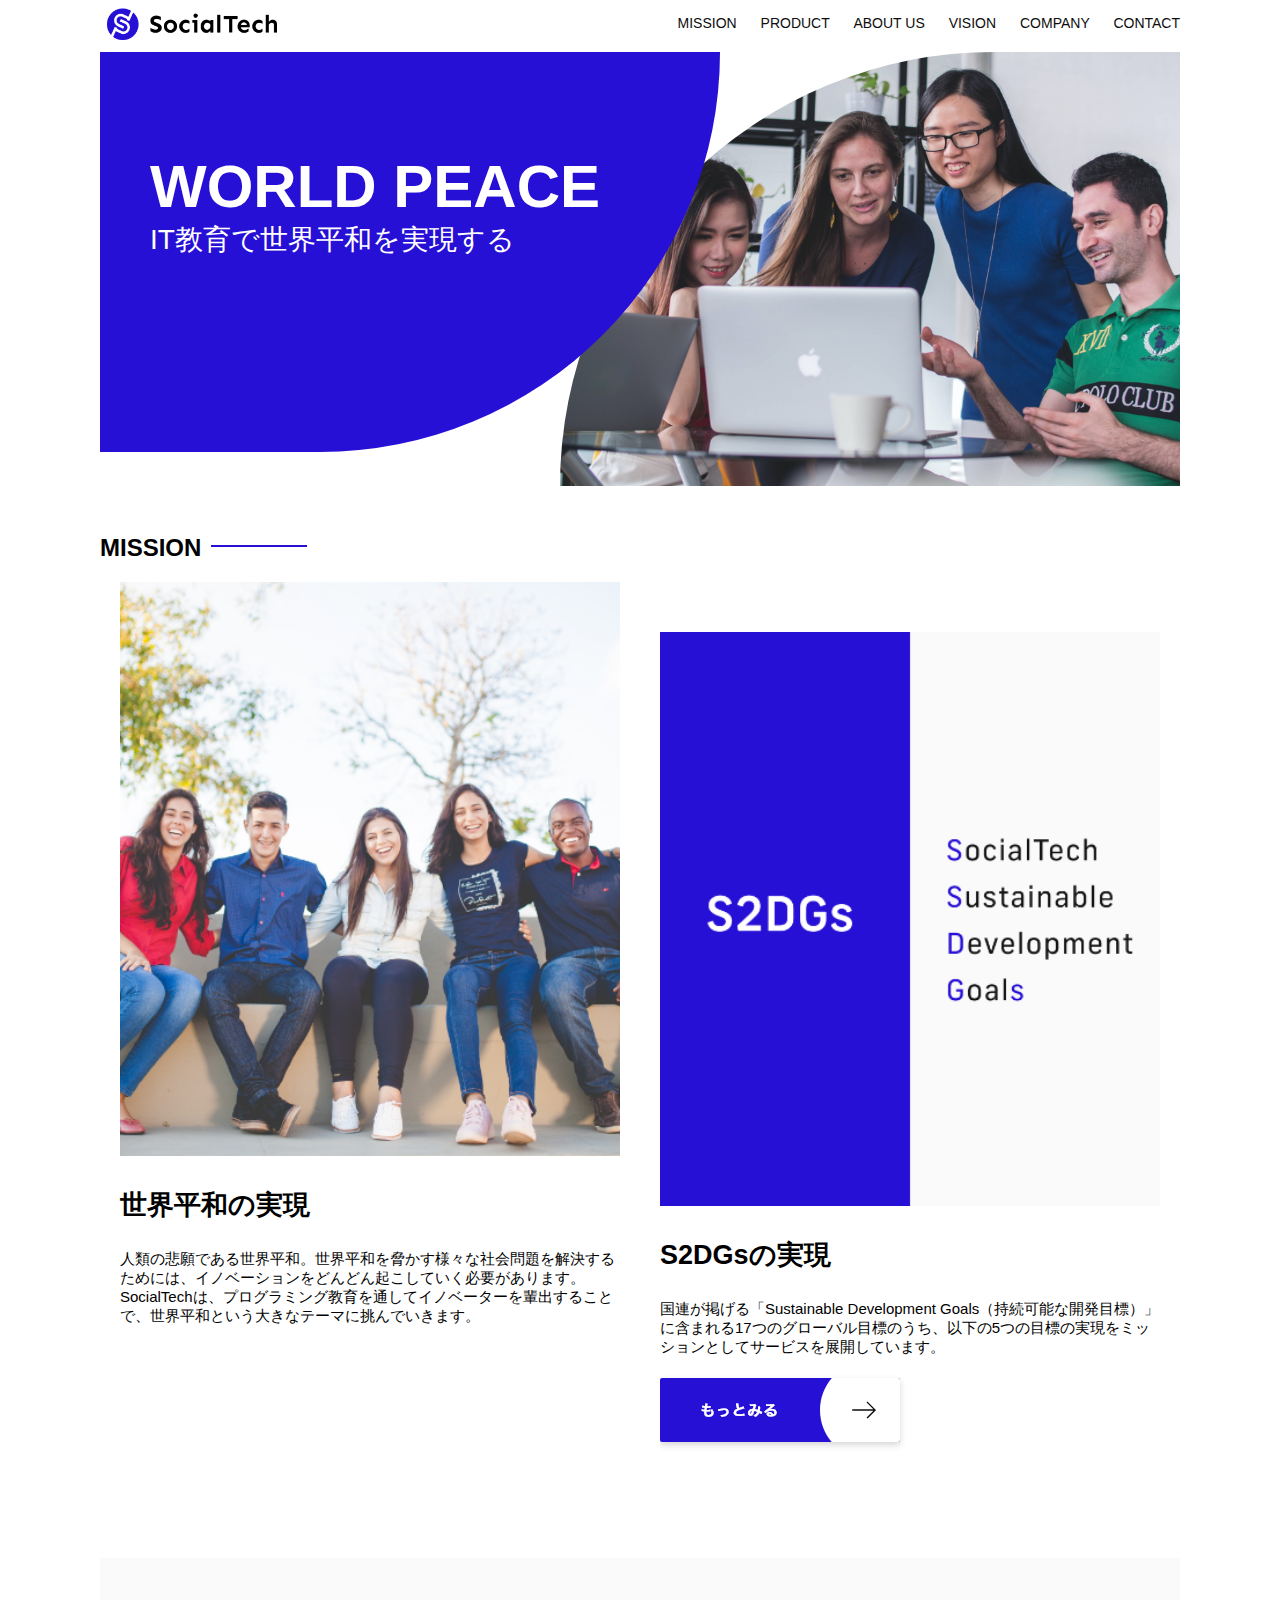
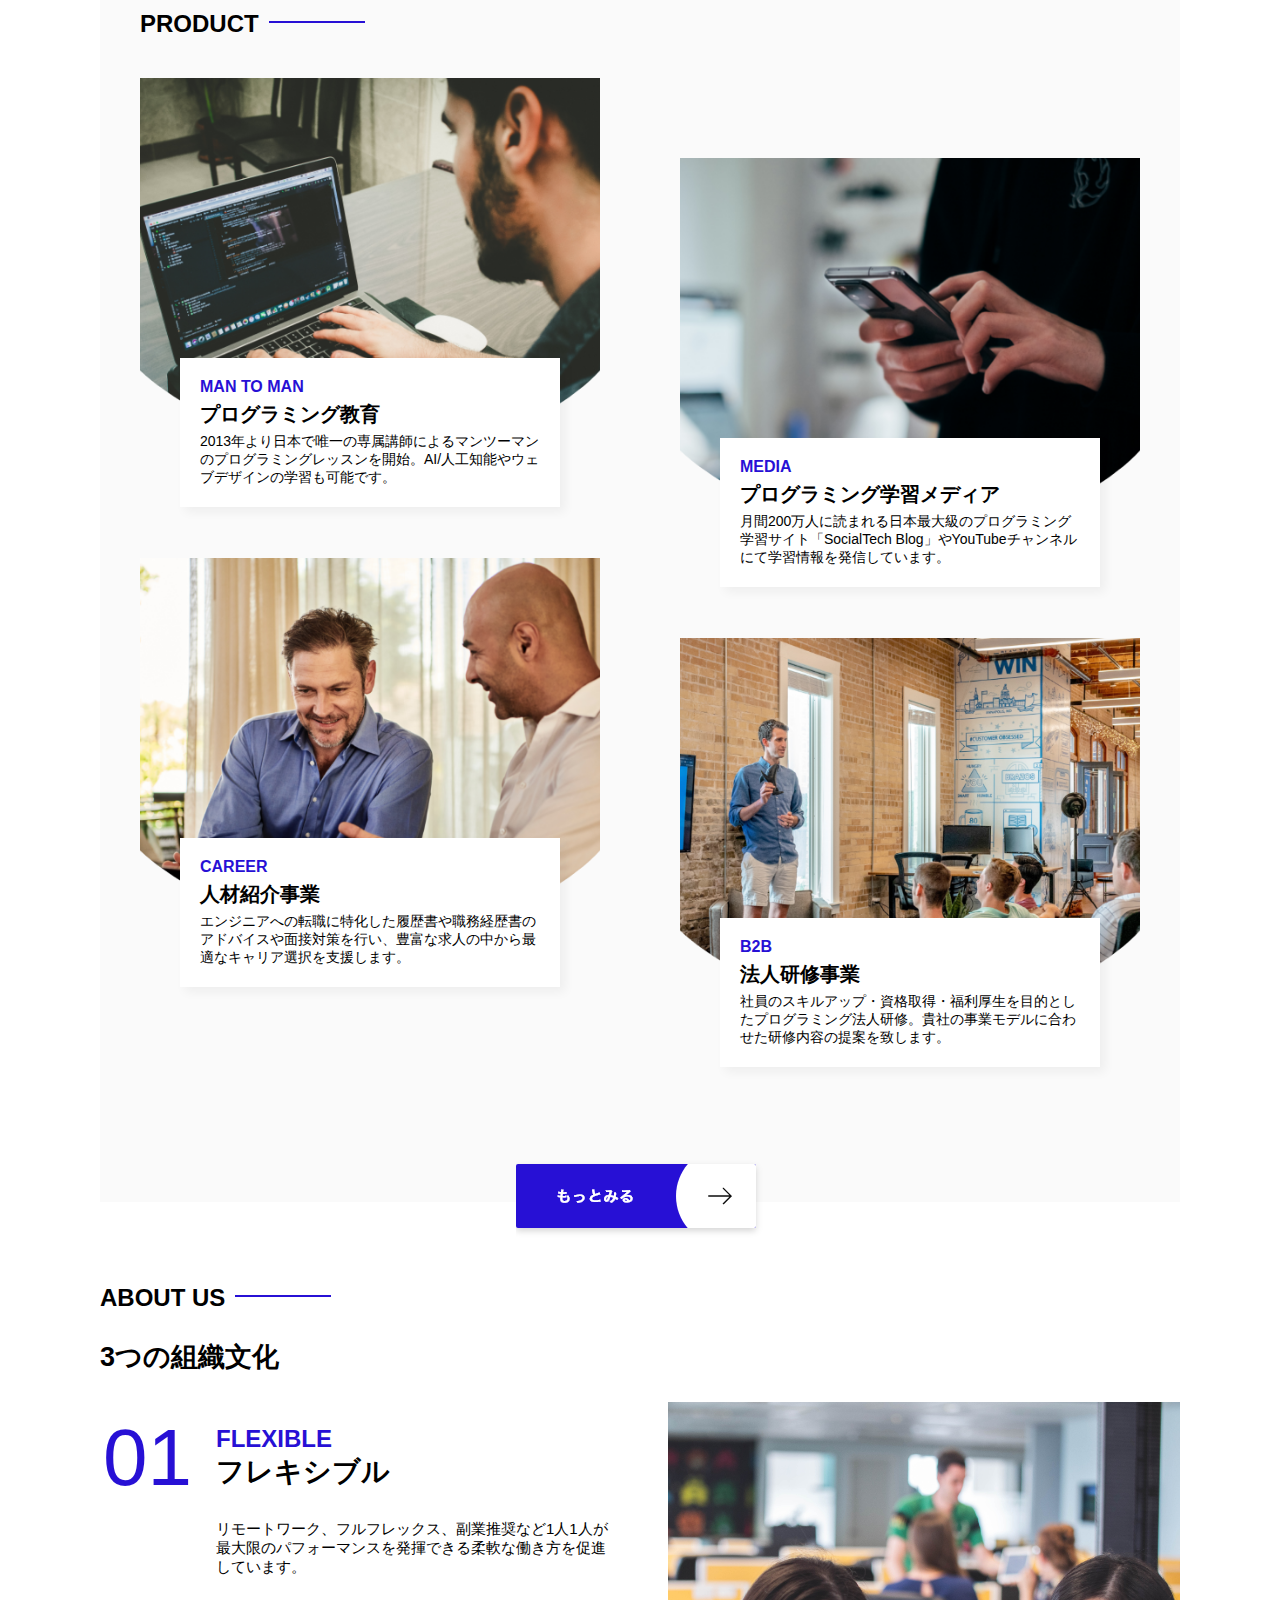
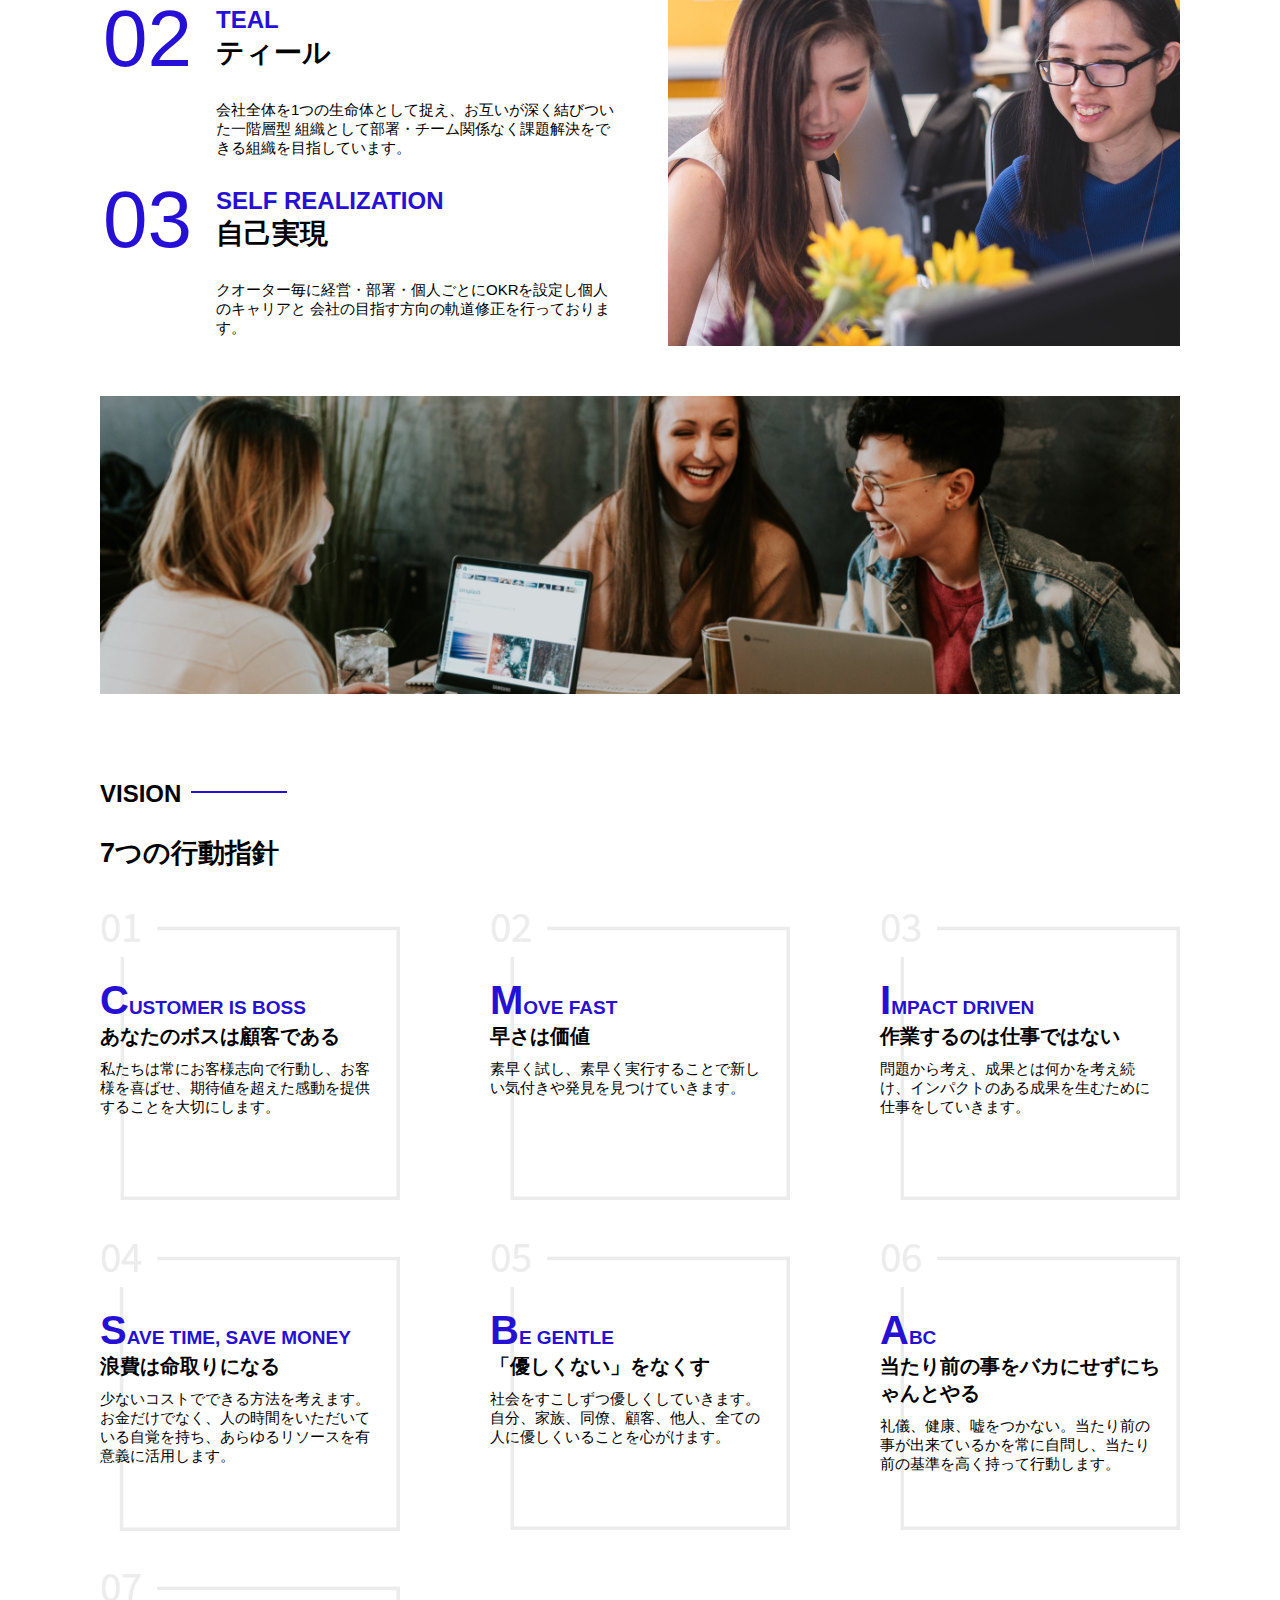
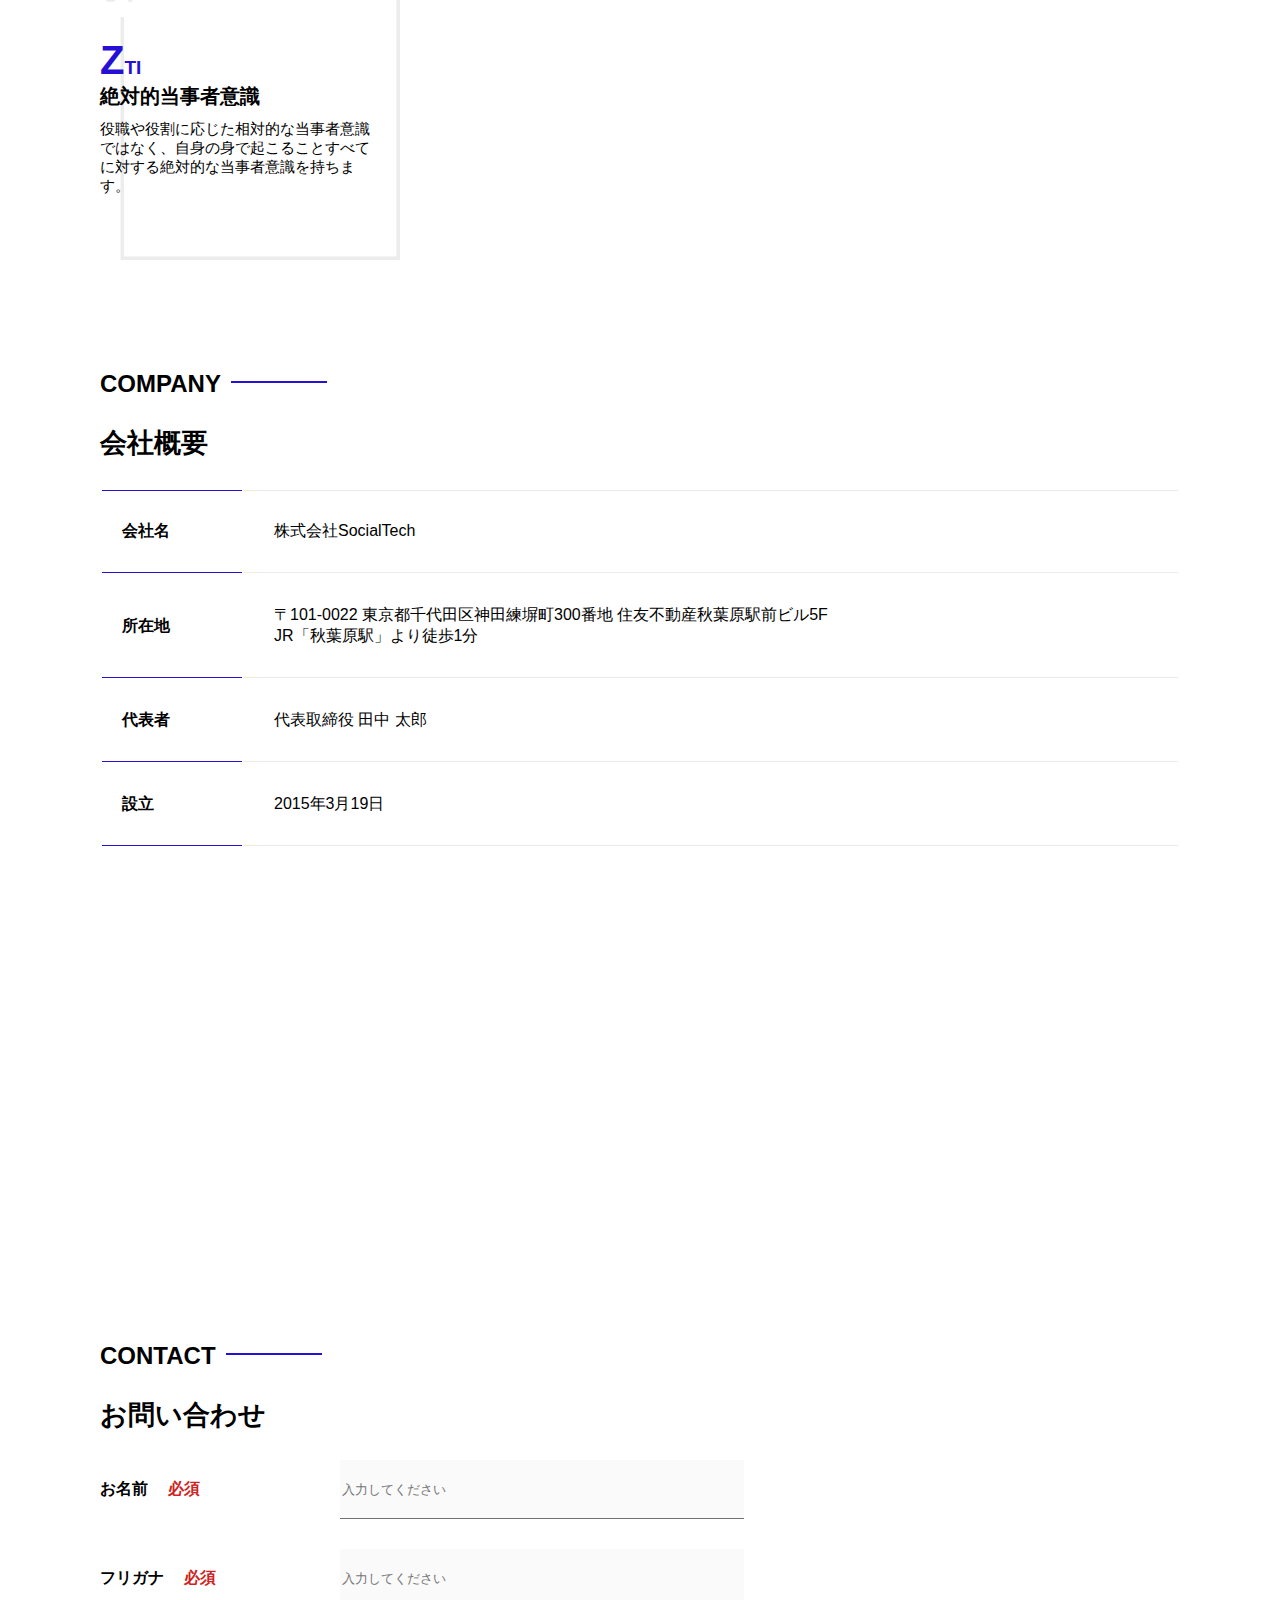
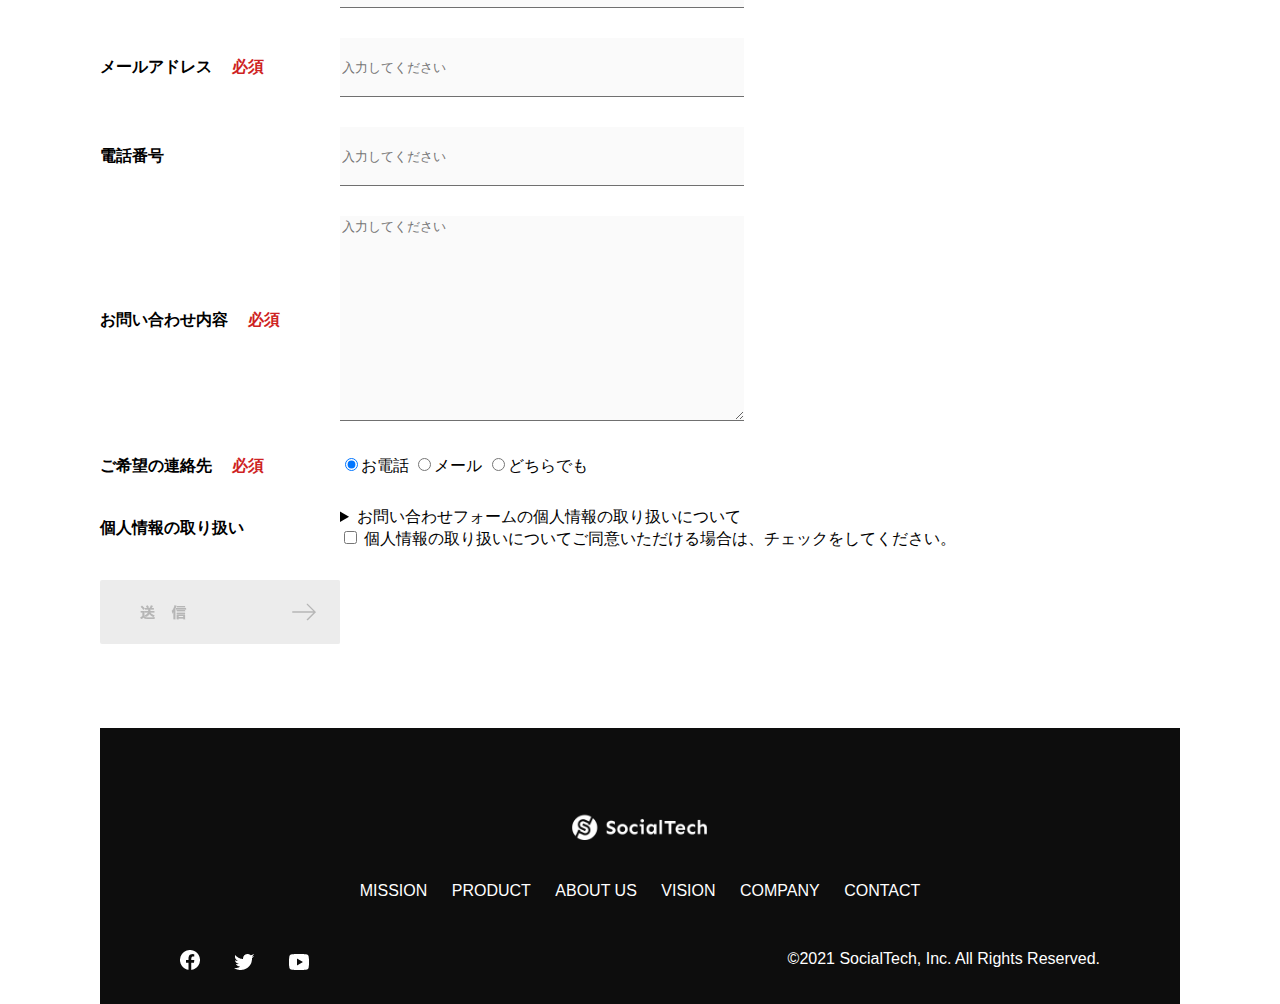
<file: index.html>
<!DOCTYPE html>
<html>
    <head>
      <title>SocialTech</title>
      <meta charset="UTF-8">
      <meta name="description" content="SocialTechはEdTech業界のリーディングカンパニーを目指します。">
      <meta name="viewport" content="width=device-width, initial-scale=1.0">
      <link rel="stylesheet" href="style.css">
    </head>
    <body>
        <!-- ヘッダー -->
   <header>
    <!-- ロゴ -->
    <a href="index.html" id="logo"><img src="images/logo.png" alt="トップページに戻る"></a>
   <!-- PC用ナビゲーション -->
   <nav id="nav-pc">
    <a href="mission.html">MISSION</a>
    <a href="product.html">PRODUCT</a>
    <a href="index.html#aboutus">ABOUT US</a>
    <a href="index.html#vision">VISION</a>
    <a href="index.html#company">COMPANY</a>
    <a href="index.html#contact">CONTACT</a>
  </nav>
 <!-- スマホ用メニューボタン -->
 <img id="menu-sp" src="images/button-menu.png" alt="ナビゲーションを開く" onclick="document.getElementById('nav-sp').style.display = 'block'">
<!-- スマホ用ナビゲーション -->
<nav id="nav-sp">
  <img id="close" src="images/button-close.png" alt="ナビゲーションを閉じる" onclick="document.getElementById('nav-sp').style.display = 'none'">
  <a id="logo-sp" href="index.html" onclick="document.getElementById('nav-sp').style.display = 'none'"><img
      src="images/logo-sp.png" alt="トップページに戻る"></a>
  <a class="menu" href="mission.html" onclick="document.getElementById('nav-sp').style.display = 'none'">MISSION</a>
  <a class="menu" href="product.html" onclick="document.getElementById('nav-sp').style.display = 'none'">PRODUCT</a>
  <a class="menu" href="index.html#aboutus" onclick="document.getElementById('nav-sp').style.display = 'none'">ABOUT
    US</a>
  <a class="menu" href="index.html#vision"
    onclick="document.getElementById('nav-sp').style.display = 'none'">VISION</a>
  <a class="menu" href="index.html#company"
    onclick="document.getElementById('nav-sp').style.display = 'none'">COMPANY</a>
  <a class="menu" href="index.html#contact"
    onclick="document.getElementById('nav-sp').style.display = 'none'">CONTACT</a>
  <div id="sns">
    <a href="https://www.facebook.com/sejuku2013"><img src="images/button-facebook.png" alt="Facebookのリンク"></a>
    <a href="https://twitter.com/samuraijuku"><img src="images/button-twitter.png" alt="Twitterのリンク"></a>
    <a href="https://www.youtube.com/channel/UCCFOQO5aDK0xXam4cUQXT8g"><img src="images/button-youtube.png" alt="YouTubeのリンク"></a>
  </div>
</nav>
</header>

<!--======== 後略 ========-->

     </header>
     <main>
        <article>
            <!-- メインビジュアル -->
       <section id="main-visual">
        <div id="main-message">
            <h1>WORLD PEACE</h1>
            <p>IT教育で世界平和を実現する</p>
        </div>
        <img src="images/index/index-main.png" alt="PCの周りに集まる多国籍の仲間たち">
    </section>
    <!--ミッション-->
    <section id="mission">
        <h2 class="index-h2">MISSION</h2>
        <div id="mission-flex">
          <div>
            <img id="mission-photo" src="images/index/index-mission.png" alt="屋外のベンチで写真を撮影する多国籍の仲間たち">
             <h3>世界平和の実現</h3>
             <p>
               人類の悲願である世界平和。世界平和を脅かす様々な社会問題を解決するためには、イノベーションをどんどん起こしていく必要があります。SocialTechは、プログラミング教育を通してイノベーターを輩出することで、世界平和という大きなテーマに挑んでいきます。
             </p>
          </div>
          <div>
            <img id="s2dgs" src="images/index/s2dgs.png" alt="S2DGs">
            <h3>S2DGsの実現</h3>
            <p>国連が掲げる「Sustainable Development Goals（持続可能な開発目標）」に含まれる17つのグローバル目標のうち、以下の5つの目標の実現をミッションとしてサービスを展開しています。</p>
            <a href="mission.html">
              <img src="images/button-more.png" alt="もっとみる">
            </a>
          </div>
        </div>
      </section>
      <!-- プロダクト -->
      <section id="product">
        <h2 class="index-h2">PRODUCT</h2>
        <div>
          <div id="product-left">
            <div>
                <img class="product-photo" src="images/index/index-mantoman.png" alt="PCでコードを書く男性">
                <div class="product-explain">
                  <span>MAN TO MAN</span>
                  <h3>プログラミング教育</h3>
                  <p>2013年より日本で唯一の専属講師によるマンツーマンのプログラミングレッスンを開始。AI/人工知能やウェブデザインの学習も可能です。</p>
                </div>
              </div>
              <div>
                <img class="product-photo" src="images/index/index-career.png" alt="笑顔で話し合う2人の男性">
                <div class="product-explain">
                  <span>CAREER</span>
                  <h3>人材紹介事業</h3>
                  <p>エンジニアへの転職に特化した履歴書や職務経歴書のアドバイスや面接対策を行い、豊富な求人の中から最適なキャリア選択を支援します。</p>
                </div>
              </div>
          </div>
          <div id="product-right">
            <div>
                <img class="product-photo" src="images/index/index-media.png" alt="スマートフォンを操作する人">
                <div class="product-explain">
                  <span>MEDIA</span>
                  <h3>プログラミング学習メディア</h3>
                  <p>月間200万人に読まれる日本最大級のプログラミング学習サイト「SocialTech Blog」やYouTubeチャンネルにて学習情報を発信しています。</p>
                </div>
              </div>
              <div>
                <img class="product-photo" src="images/index/index-b2b.png" alt="講演中の男性とそれを聴く人々">
                <div class="product-explain">
                  <span>B2B</span>
                  <h3>法人研修事業</h3>
                  <p>社員のスキルアップ・資格取得・福利厚生を目的としたプログラミング法人研修。貴社の事業モデルに合わせた研修内容の提案を致します。</p>
                </div>
              </div>
            </div>
          </div>
          <div>
            <a id="product-more" href="product.html">
              <img src="images/button-more.png" alt="もっとみる">
            </a>
          </div>
          </div>
        </div>
      </section>
      <!---ABOUT US-->
      <section id="aboutus">
        <h2 class="index-h2">ABOUT US</h2>
        <h3>3つの組織文化</h3>
        <div>
            <table class="culture-table">
                <tr>
                  <td>
                    <span class="culture-num">01</span>
                  </td>
                  <td>
                    <span class="culture-en">FLEXIBLE</span>
                    <span class="culture-jp">フレキシブル</span>
                  </td>
                </tr>
                <tr>
                  <td>
                    <!--空のセル-->
                  </td>
                  <td>
                    <p class="culture-description">
                      リモートワーク、フルフレックス、副業推奨など1人1人が最大限のパフォーマンスを発揮できる柔軟な働き方を促進しています。
                    </p>
                  </td>
                </tr>
                <tr>
                  <td>
                    <span class="culture-num">02</span>
                  </td>
                  <td>
                    <span class="culture-en">TEAL</span>
                    <span class="culture-jp">ティール</span>
                  </td>
                </tr>
                <tr>
                  <td>
                    <!--空のセル-->
                  </td>
                  <td>
                    <p class="culture-description">
                      会社全体を1つの生命体として捉え、お互いが深く結びついた一階層型
                      組織として部署・チーム関係なく課題解決をできる組織を目指しています。
                    </p>
                  </td>
                </tr>
                <tr>
                  <td>
                    <span class="culture-num">03</span>
                  </td>
                  <td>
                    <span class="culture-en">SELF REALIZATION</span>
                    <span class="culture-jp">自己実現</span>
                  </td>
                </tr>
                <tr>
                  <td>
                    <!--空のセル-->
                  </td>
                  <td>
                    <p class="culture-description">
                      クオーター毎に経営・部署・個人ごとにOKRを設定し個人のキャリアと
                      会社の目指す方向の軌道修正を行っております。
                    </p>
                  </td>
                </tr>
              </table>
              <img class="culture-img" src="images/index/index-aboutus1.png" alt="笑顔で話し合う2人の女性">
        </div>
        <img class="culture-img2" src="images/index/index-aboutus2.png" alt="笑顔で話し合う3人の男女">
      </section>
       <!-- VISION -->
       <section id="vision">
        <h2 class="index-h2">VISION</h2>
        <h3>7つの行動指針</h3>
        <div>
            <div class="vision-box">
                <img src="images/index/vision-01.png" alt="01">
                <span>
                  <h4>CUSTOMER IS BOSS</h4>
                  <h5>あなたのボスは顧客である</h5>
                  <p>私たちは常にお客様志向で行動し、お客様を喜ばせ、期待値を超えた感動を提供することを大切にします。</p>
                </span>
              </div>
              <div class="vision-box">
                <img src="images/index/vision-02.png" alt="02">
                <span>
                  <h4>MOVE FAST</h4>
                  <h5>早さは価値</h5>
                  <p>素早く試し、素早く実行することで新しい気付きや発見を見つけていきます。</p>
                </span>
              </div>
              <div class="vision-box">
                <img src="images/index/vision-03.png" alt="03">
                <span>
                  <h4>IMPACT DRIVEN</h4>
                  <h5>作業するのは仕事ではない</h5>
                  <p>問題から考え、成果とは何かを考え続け、インパクトのある成果を生むために仕事をしていきます。</p>
                </span>
              </div>
              <div class="vision-box">
                <img src="images/index/vision-04.png" alt="04">
                <span>
                  <h4>SAVE TIME, SAVE MONEY</h4>
                  <h5>浪費は命取りになる</h5>
                  <p>少ないコストでできる方法を考えます。お金だけでなく、人の時間をいただいている自覚を持ち、あらゆるリソースを有意義に活用します。</p>
                </span>
              </div>
              <div class="vision-box">
                <img src="images/index/vision-05.png" alt="05">
                <span>
                  <h4>BE GENTLE</h4>
                  <h5>「優しくない」をなくす</h5>
                  <p>社会をすこしずつ優しくしていきます。自分、家族、同僚、顧客、他人、全ての人に優しくいることを心がけます。</p>
                </span>
              </div>
              <div class="vision-box">
                <img src="images/index/vision-06.png" alt="06">
                <span>
                  <h4>ABC</h4>
                  <h5>当たり前の事をバカにせずにちゃんとやる</h5>
                  <p>礼儀、健康、嘘をつかない。当たり前の事が出来ているかを常に自問し、当たり前の基準を高く持って行動します。</p>
                </span>
              </div>
              <div class="vision-box">
                <img src="images/index/vision-07.png" alt="07">
                <span>
                  <h4>ZTI</h4>
                  <h5>絶対的当事者意識</h5>
                  <p>役職や役割に応じた相対的な当事者意識ではなく、自身の身で起こることすべてに対する絶対的な当事者意識を持ちます。</p>
                </span>
              </div>
        </div>
      </section>
      <!-- COMPANY -->
      <section id="company">
        <h2 class="index-h2">COMPANY</h2>
        <h3>会社概要</h3>
        <table id="company-table">
          <tr>
            <th class="tableheader-first">会社名</th>
            <td class="cell-first">株式会社SocialTech</td>
          </tr>
          <tr>
            <th class="tableheader">所在地</th>
            <td class="cell">〒101-0022 東京都千代田区神田練塀町300番地 住友不動産秋葉原駅前ビル5F<br>JR「秋葉原駅」より徒歩1分</td>
          </tr>
          <tr>
            <th class="tableheader">代表者</th>
            <td class="cell">代表取締役 田中 太郎</td>
          </tr>
          <tr>
            <th class="tableheader">設立</th>
            <td class="cell">2015年3月19日</td>
          </tr>
        </table>
        <iframe
           src="https://www.google.com/maps/embed?pb=!1m18!1m12!1m3!1d3240.0688551336807!2d139.7720776771055!3d35.69992317258124!2m3!1f0!2f0!3f0!3m2!1i1024!2i768!4f13.1!3m3!1m2!1s0x60188fee13660e23%3A0x77137876edf742ac!2z5L2P5Y-L5LiN5YuV55Sj56eL6JGJ5Y6f6aeF5YmN44OT44Or!5e0!3m2!1sja!2sjp!4v1704858013291!5m2!1sja!2sjp"
           style="border:0;" allowfullscreen="" loading="lazy">
         </iframe>
      </section>
       <!-- お問い合わせフォーム -->
       <section id="contact">
        <h2 class="index-h2">CONTACT</h2>
        <h3>お問い合わせ</h3>
        <form>
          <div>
            <div class="contact-heading">
              <label class="contact-label">お名前<span class="contact-span">必須</span></label>
            </div>
            <div>
              <input type="text" name="name" placeholder="入力してください" class="contact-textbox">
            </div>
          </div>
          <div>
            <div class="contact-heading">
              <label class="contact-label">フリガナ<span class="contact-span">必須</span></label>
            </div>
            <div>
              <input type="text" name="hurigana" placeholder="入力してください" class="contact-textbox">
            </div>
          </div>
          <div>
            <div class="contact-heading">
              <label class="contact-label">メールアドレス<span class="contact-span">必須</span></label>
            </div>
            <div>
              <input type="text" name="email" placeholder="入力してください" class="contact-textbox">
            </div>
          </div>
          <div>
            <div class="contact-heading">
              <label class="contact-label">電話番号</label>
            </div>
            <div>
              <input type="text" name="tel" placeholder="入力してください" class="contact-textbox">
            </div>
          </div>
          <div>
            <div class="contact-heading">
              <label class="contact-label">お問い合わせ内容<span class="contact-span">必須</span></label>
            </div>
            <div>
              <textarea class="contact-textarea" placeholder="入力してください" name="message"></textarea>
            </div>
          </div>
          <div>
            <div class="contact-heading">
              <label class="contact-label">ご希望の連絡先<span class="contact-span">必須</span></label>
            </div>
            <div>
              <input class="radiobutton" type="radio" value="tel" name="contact" checked><label>お電話</label>
              <input class="radiobutton" type="radio" value="mail" name="contact"><label>メール</label>
              <input class="radiobutton" type="radio" value="both" name="contact"><label>どちらでも</label>
            </div>
          </div>
          <div>
            <div class="contact-heading">
              <label class="contact-label">個人情報の取り扱い</label>
            </div>
            <div>
              <details>
                <summary>お問い合わせフォームの個人情報の取り扱いについて</summary>
                <div>
                  <span>１．組織の名称又は氏名</span><br>
                  株式会社SocialTech<br><br>
                  <span>２．個人情報保護管理者（若しくはその代理人）の氏名又は職名、所属及び連絡先
                    鈴木 一郎 コーポレート部</span><br>
                  メールアドレス：samurai@example.com<br>
                  TEL：03-1234-5678<br>
                  <span>３．個人情報の利用目的</span><br>
                  ・本サービス及び本サービスに関連する情報の提供又はそれらに関する連絡のため<br>
                  ・ユーザーの本人確認のため<br>
                  ・当社サービスのご案内のため<br>
                  ・当社の商品等の広告または宣伝（電子メールによるものを含むものとします。）<br><br>
                  <span>４．個人情報の取り扱い業務の委託</span><br>
                  個人情報の取扱業務の全部または一部を外部に業務委託する場合があります。<br>
                  その際、弊社は、個人情報を適切に保護できる管理体制を敷き実行していることを条件として<br>
                  委託先を厳選したうえで、機密保持契約を委託先と締結し、お客様の個人情報を厳密に管理させます。<br><br>
                  <span>５．個人情報の開示等の請求</span><br>
                  お客様は、弊社に対してご自身の個人情報の開示等（利用目的の通知、開示、内容の訂正・追加・削除、利用の停止または消去、第三者への提供の停止）に関して、当社問合わせ窓口に申し出ることができます。<br>
                  その際、弊社はお客様ご本人を確認させていただいたうえで、合理的な期間内に対応いたします。<br><br>
                  なお、個人情報に関する弊社問合わせ先は、次の通りです。<br><br>
                  株式会社SocialTech　個人情報問合せ窓口<br>
                  〒101-0022 東京都千代田区神田練塀町300番地 住友不動産秋葉原駅前ビル5F<br>
                  メールアドレス：samurai@example.com　TEL：03-1234-5678<br><br>
                  <span>６．個人情報を提供されることの任意性について</span><br><br>
                  お客様がご自身の個人情報を弊社に提供されるか否かは、お客様のご判断によりますが、もしご提供されない場合には、適切なサービスが提供できない場合がありますので予めご了承ください。
                </div>
              </details>
              <input type="checkbox" name="agree">
              <span>個人情報の取り扱いについてご同意いただける場合は、チェックをしてください。</span>
            </div>
          </div>
          <input type="image" src="images/button-submit.png" alt="送信する">
        </form>
      </section>
        </article>
        <footer>
          <div id="footer-logo">
            <img src="images/logo-sp.png" alt="SocialTech">
          </div>
          <div id="footer-link">
            <a href="mission.html">MISSION</a>
            <a href="product.html">PRODUCT</a>
            <a href="index.html#aboutus">ABOUT US</a>
            <a href="index.html#vision">VISION</a>
            <a href="index.html#company">COMPANY</a>
            <a href="index.html#contact">CONTACT</a>
          </div>
          <div id="sns-footer">
            <a href="https://www.facebook.com/sejuku2013"><img src="images/button-facebook.png" alt="Facebookのリンク"></a>
            <a href="https://twitter.com/samuraijuku"><img src="images/button-twitter.png" alt="Twitterのリンク"></a>
            <a href="https://www.youtube.com/channel/UCCFOQO5aDK0xXam4cUQXT8g"><img src="images/button-youtube.png" alt="YouTubeのリンク"></a>
            <span id="copyright">&copy;2021 SocialTech, Inc. All Rights Reserved. </span>
          </div>
        </footer>
      </main>
    </body>
</html>
</file>
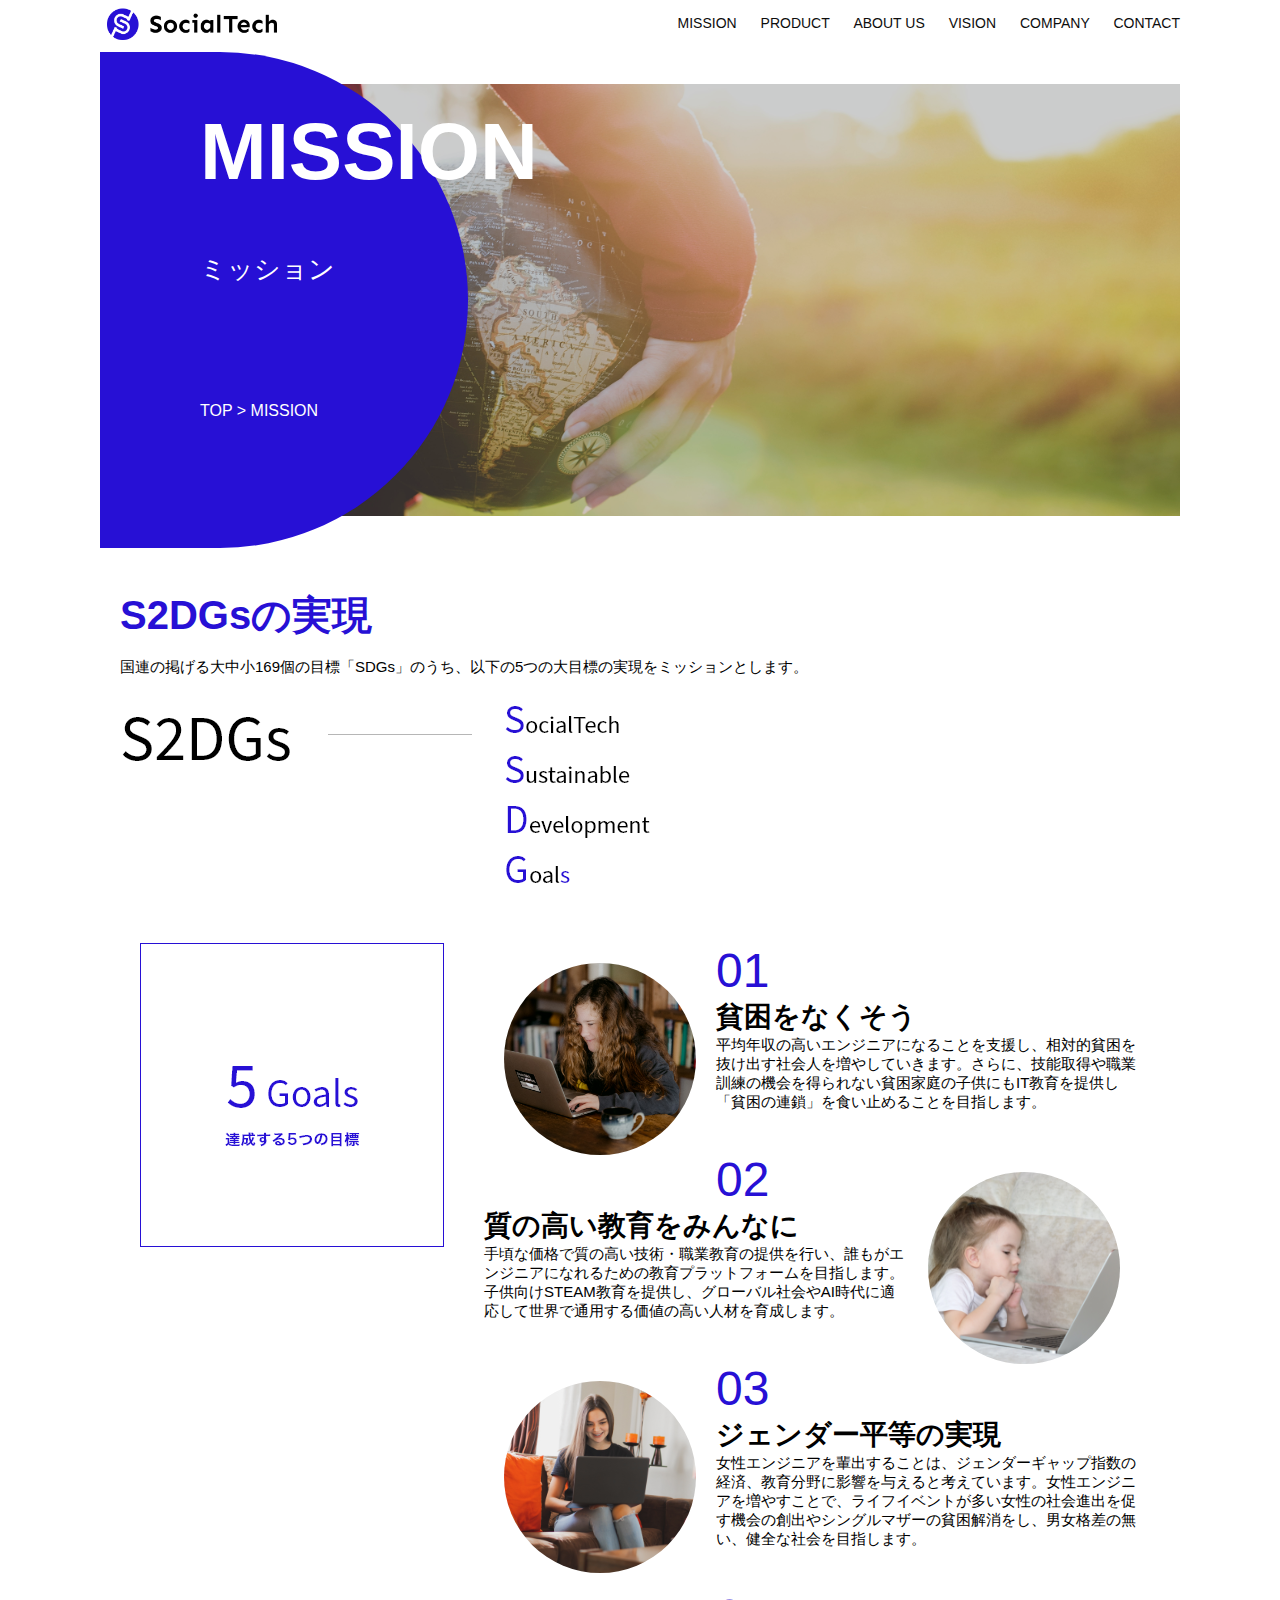
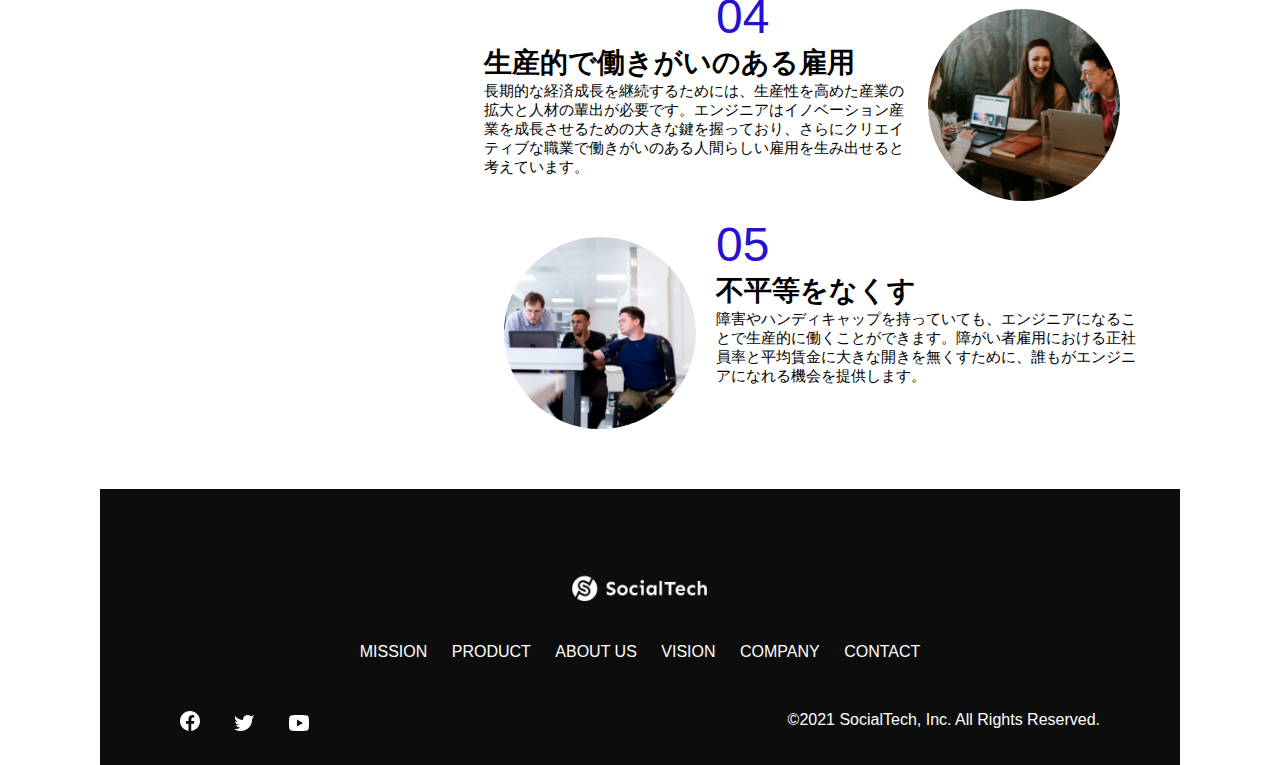
<file: mission.html>
<!DOCTYPE html>
<html>
<head>
  <title>SocialTech - MISSION ミッション -</title>
  <meta charset="UTF-8">
  <meta name="description" content="SocialTechが目指す5つの目標（S2DGs）を紹介します">  <meta name="viewport" content="width=device-width, initial-scale=1.0">
  <link rel="stylesheet" href="style.css">
</head>

<body>
  <!-- ヘッダー -->
  <header>
    <!-- ロゴ -->
    <a href="index.html" id="logo"><img src="images/logo.png" alt="トップページに戻る"></a>

    <!-- PC用ナビゲーション -->
    <nav id="nav-pc">
      <a href="mission.html">MISSION</a>
      <a href="product.html">PRODUCT</a>
      <a href="index.html#aboutus">ABOUT US</a>
      <a href="index.html#vision">VISION</a>
      <a href="index.html#company">COMPANY</a>
      <a href="index.html#contact">CONTACT</a>
    </nav>

    <!-- スマホ用メニューボタン -->
    <img id="menu-sp" src="images/button-menu.png" alt="ナビゲーションを開く" onclick="document.getElementById('nav-sp').style.display = 'block'">

    <!-- スマホ用ナビゲーション -->
    <nav id="nav-sp">
      <img id="close" src="images/button-close.png" alt="ナビゲーションを閉じる" onclick="document.getElementById('nav-sp').style.display = 'none'">
      <a id="logo-sp" href="index.html" onclick="document.getElementById('nav-sp').style.display = 'none'"><img
          src="images/logo-sp.png" alt="トップページに戻る"></a>
      <a class="menu" href="mission.html" onclick="document.getElementById('nav-sp').style.display = 'none'">MISSION</a>
      <a class="menu" href="product.html" onclick="document.getElementById('nav-sp').style.display = 'none'">PRODUCT</a>
      <a class="menu" href="index.html#aboutus" onclick="document.getElementById('nav-sp').style.display = 'none'">ABOUT
        US</a>
      <a class="menu" href="index.html#vision"
        onclick="document.getElementById('nav-sp').style.display = 'none'">VISION</a>
      <a class="menu" href="index.html#company"
        onclick="document.getElementById('nav-sp').style.display = 'none'">COMPANY</a>
      <a class="menu" href="index.html#contact"
        onclick="document.getElementById('nav-sp').style.display = 'none'">CONTACT</a>
      <div id="sns">
        <a href="https://www.facebook.com/sejuku2013"><img src="images/button-facebook.png" alt="Facebookのリンク"></a>
        <a href="https://twitter.com/samuraijuku"><img src="images/button-twitter.png" alt="Twitterのリンク"></a>
        <a href="https://www.youtube.com/channel/UCCFOQO5aDK0xXam4cUQXT8g"><img src="images/button-youtube.png" alt="YouTubeのリンク"></a>
      </div>
    </nav>
  </header>
  <main>
    <article>
        <section id="mission-main">
            <div id="mission-title">
              <h1>MISSION</h1>
              <span>ミッション</span>
              <div>TOP > MISSION</div>
            </div>
          </section>
          <section id="mission-s2dgs">
            <h2 class="mission-h2">S2DGsの実現</h2>
            <p>国連の掲げる大中小169個の目標「SDGs」のうち、以下の5つの大目標の実現をミッションとします。</p>
            <img src="images/mission/mission-s2dgs.png" alt="S2DGs">
          </section>
          <section id="mission-5goals">
            <div>
              <img id="s2dgs-image" src="images/mission/mission-5goals.png" alt="5Goals">
            </div>
            <div>
                <div>
                  <img class="fivegoals-image-left" src="images/mission/mission-5goals01.png" alt="PCを操作する女の子">
                  <span class="fivegoals-number">01</span>
                  <h3 class="fivegoals-h3">貧困をなくそう</h3>
                  <p class="fivegoals-p">
                    平均年収の高いエンジニアになることを支援し、相対的貧困を抜け出す社会人を増やしていきます。さらに、技能取得や職業訓練の機会を得られない貧困家庭の子供にもIT教育を提供し「貧困の連鎖」を食い止めることを目指します。
                  </p>
                </div>
        
                <div>
                  <img class="fivegoals-image-right" src="images/mission/mission-5goals02.png" alt="PCを見つめる小さい女の子">
                  <span class="fivegoals-number">02</span>
                  <h3 class="fivegoals-h3">質の高い教育をみんなに</h3>
                  <p class="fivegoals-p">
                    手頃な価格で質の高い技術・職業教育の提供を行い、誰もがエンジニアになれるための教育プラットフォームを目指します。子供向けSTEAM教育を提供し、グローバル社会やAI時代に適応して世界で通用する価値の高い人材を育成します。
                  </p>
                </div>
        
                <div>
                  <img class="fivegoals-image-left" src="images/mission/mission-5goals03.png" alt="PCを操作する女性">
                  <span class="fivegoals-number">03</span>
                  <h3 class="fivegoals-h3">ジェンダー平等の実現</h3>
                  <p class="fivegoals-p">
                    女性エンジニアを輩出することは、ジェンダーギャップ指数の経済、教育分野に影響を与えると考えています。女性エンジニアを増やすことで、ライフイベントが多い女性の社会進出を促す機会の創出やシングルマザーの貧困解消をし、男女格差の無い、健全な社会を目指します。
                  </p>
                </div>
        
                <div>
                  <img class="fivegoals-image-right" src="images/mission/mission-5goals04.png" alt="笑顔で話し合う3人の男女">
                  <span class="fivegoals-number">04</span>
                  <h3 class="fivegoals-h3">生産的で働きがいのある雇用</h3>
                  <p class="fivegoals-p">
                    長期的な経済成長を継続するためには、生産性を高めた産業の拡大と人材の輩出が必要です。エンジニアはイノベーション産業を成長させるための大きな鍵を握っており、さらにクリエイティブな職業で働きがいのある人間らしい雇用を生み出せると考えています。
                  </p>
                </div>
        
                <div>
                  <img class="fivegoals-image-left" src="images/mission/mission-5goals05.png" alt="障害を持つ男性が生き生きと働く様子">
                  <span class="fivegoals-number">05</span>
                  <h3 class="fivegoals-h3">不平等をなくす</h3>
                  <p class="fivegoals-p">
                    障害やハンディキャップを持っていても、エンジニアになることで生産的に働くことができます。障がい者雇用における正社員率と平均賃金に大きな開きを無くすために、誰もがエンジニアになれる機会を提供します。
                  </p>
                </div>
              </div>
          </section>
    </article>
    <footer>
      <div id="footer-logo">
        <img src="images/logo-sp.png" alt="SocialTech">
      </div>
      <div id="footer-link">
        <a href="mission.html">MISSION</a>
        <a href="product.html">PRODUCT</a>
        <a href="index.html#aboutus">ABOUT US</a>
        <a href="index.html#vision">VISION</a>
        <a href="index.html#company">COMPANY</a>
        <a href="index.html#contact">CONTACT</a>
      </div>
      <div id="sns-footer">
        <a href="https://www.facebook.com/sejuku2013"><img src="images/button-facebook.png" alt="Facebookのリンク"></a>
        <a href="https://twitter.com/samuraijuku"><img src="images/button-twitter.png" alt="Twitterのリンク"></a>
        <a href="https://www.youtube.com/channel/UCCFOQO5aDK0xXam4cUQXT8g"><img src="images/button-youtube.png" alt="YouTubeのリンク"></a>
        <span id="copyright">&copy;2021 SocialTech, Inc. All Rights Reserved. </span>
      </div>
    </footer>
  </main>
</body>

</html>
</file>
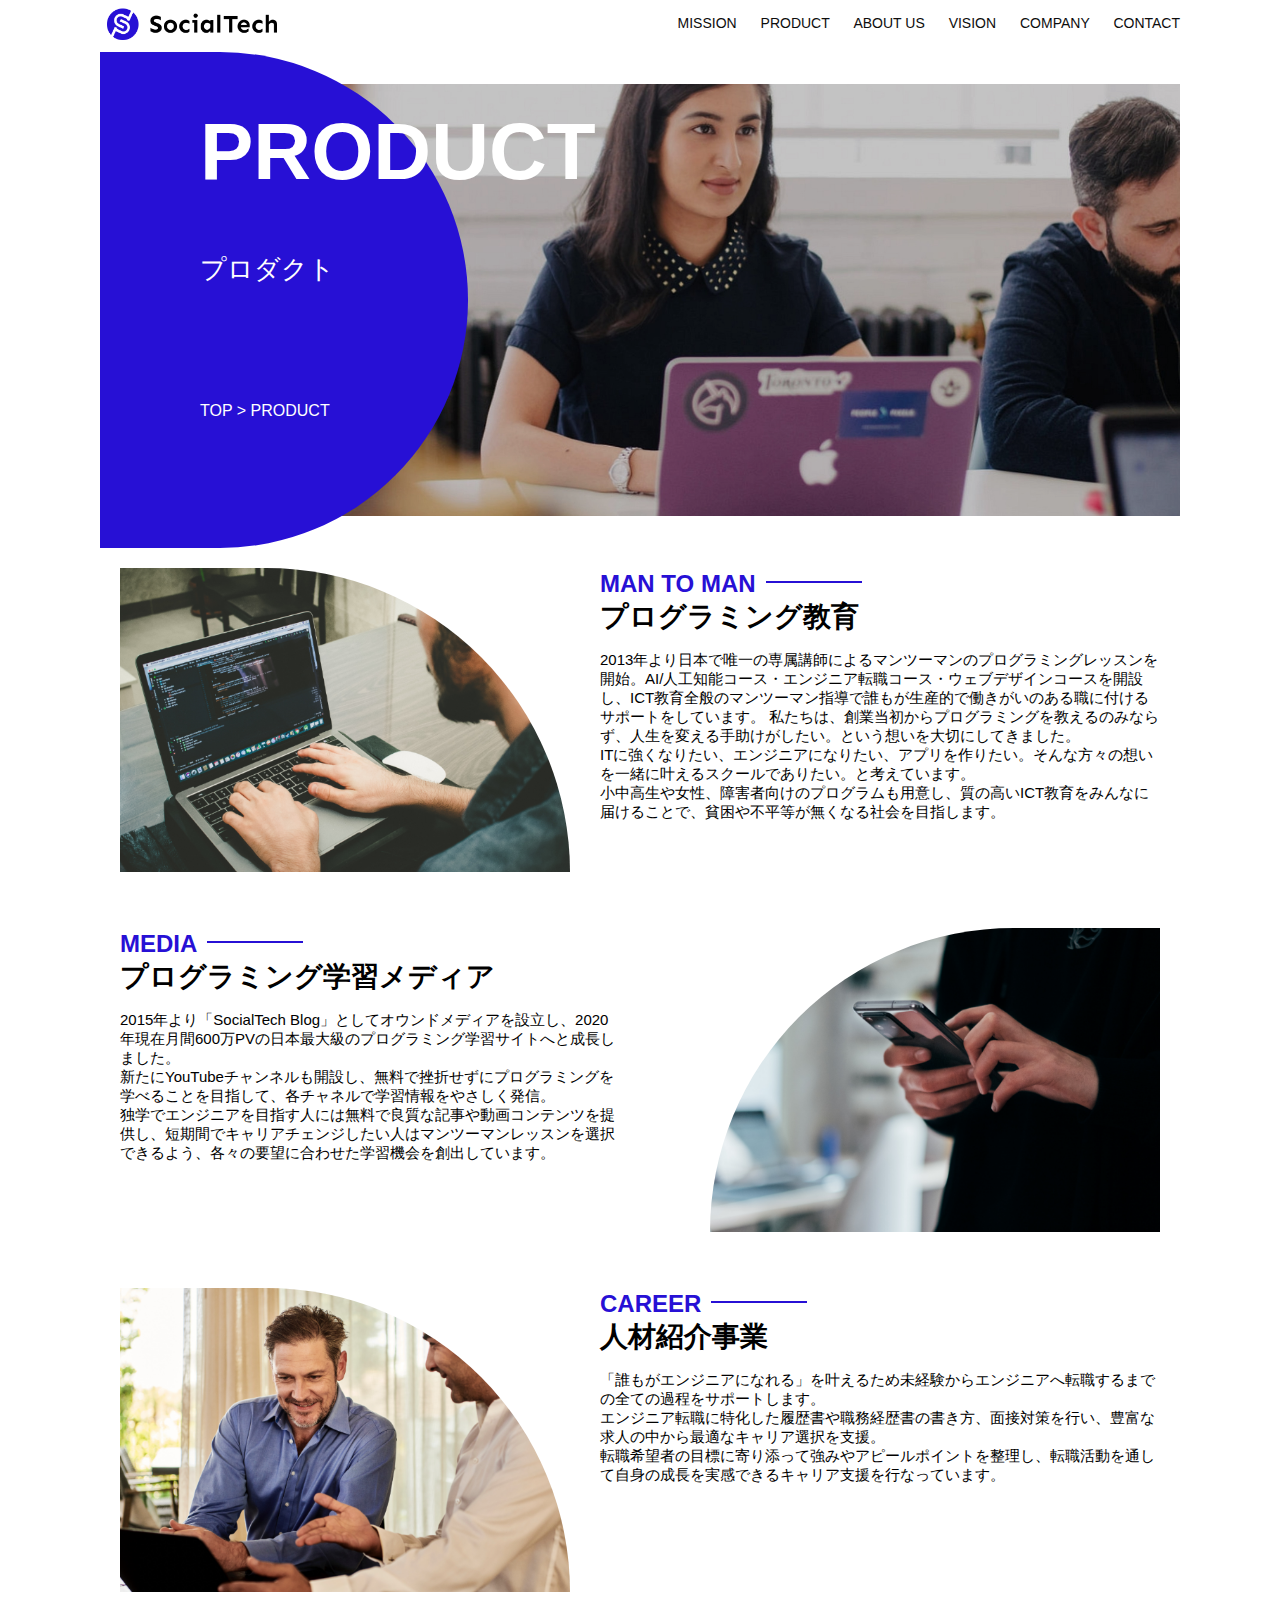
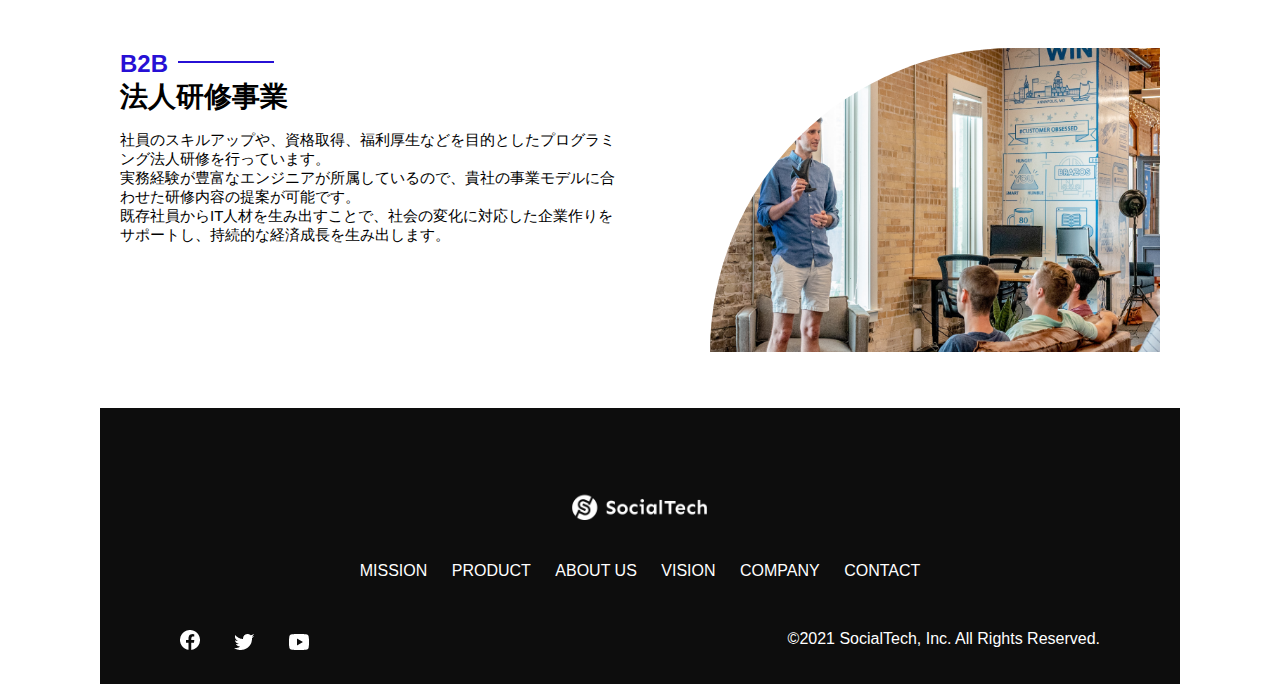
<file: product.html>
<!DOCTYPE html>
  <html>
  <head>
    <title>SocialTech -PRODUCT プロダクト-</title>
    <meta charset="UTF-8"><meta name="description" content="SocialTechの4つのプロダクトを紹介します"><meta name="description" content="">
    <meta name="viewport" content="width=device-width, initial-scale=1.0">
    <link rel="stylesheet" href="style.css">
  </head>
  
  <body>
    <!-- ヘッダー -->
    <header>
      <!-- ロゴ -->
      <a href="index.html" id="logo"><img src="images/logo.png" alt="トップページに戻る"></a>
  
      <!-- PC用ナビゲーション -->
      <nav id="nav-pc">
        <a href="mission.html">MISSION</a>
        <a href="product.html">PRODUCT</a>
        <a href="index.html#aboutus">ABOUT US</a>
        <a href="index.html#vision">VISION</a>
        <a href="index.html#company">COMPANY</a>
        <a href="index.html#contact">CONTACT</a>
      </nav>
  
      <!-- スマホ用メニューボタン -->
      <img id="menu-sp" src="images/button-menu.png" alt="ナビゲーションを開く" onclick="document.getElementById('nav-sp').style.display = 'block'">
  
      <!-- スマホ用ナビゲーション -->
      <nav id="nav-sp">
        <img id="close" src="images/button-close.png" alt="ナビゲーションを閉じる" onclick="document.getElementById('nav-sp').style.display = 'none'">
        <a id="logo-sp" href="index.html" onclick="document.getElementById('nav-sp').style.display = 'none'"><img
            src="images/logo-sp.png" alt="トップページに戻る"></a>
        <a class="menu" href="mission.html" onclick="document.getElementById('nav-sp').style.display = 'none'">MISSION</a>
        <a class="menu" href="product.html" onclick="document.getElementById('nav-sp').style.display = 'none'">PRODUCT</a>
        <a class="menu" href="index.html#aboutus" onclick="document.getElementById('nav-sp').style.display = 'none'">ABOUT
          US</a>
        <a class="menu" href="index.html#vision"
          onclick="document.getElementById('nav-sp').style.display = 'none'">VISION</a>
        <a class="menu" href="index.html#company"
          onclick="document.getElementById('nav-sp').style.display = 'none'">COMPANY</a>
        <a class="menu" href="index.html#contact"
          onclick="document.getElementById('nav-sp').style.display = 'none'">CONTACT</a>
        <div id="sns">
          <a href="https://www.facebook.com/sejuku2013"><img src="images/button-facebook.png" alt="Facebookのリンク"></a>
          <a href="https://twitter.com/samuraijuku"><img src="images/button-twitter.png" alt="Twitterのリンク"></a>
          <a href="https://www.youtube.com/channel/UCCFOQO5aDK0xXam4cUQXT8g"><img src="images/button-youtube.png" alt="YouTubeのリンク"></a>
        </div>
      </nav>
    </header>
    <main>
      <article>
        <section id="product-main">
            <div id="product-title">
              <h1>PRODUCT</h1>
              <span>プロダクト</span>
              <div>TOP > PRODUCT</div>
            </div>
          </section>
          <section class="product-section1">
            <img src="images/product/product-mantoman.png" alt="PCでコードを書く男性">
            <div>
              <h2 class="product-h2">MAN TO MAN</h2>
              <h3 class="product-h3">プログラミング教育</h3>
              <p>
                2013年より日本で唯一の専属講師によるマンツーマンのプログラミングレッスンを開始。AI/人工知能コース・エンジニア転職コース・ウェブデザインコースを開設し、ICT教育全般のマンツーマン指導で誰もが生産的で働きがいのある職に付けるサポートをしています。
                私たちは、創業当初からプログラミングを教えるのみならず、人生を変える手助けがしたい。という想いを大切にしてきました。<br>ITに強くなりたい、エンジニアになりたい、アプリを作りたい。そんな方々の想いを一緒に叶えるスクールでありたい。と考えています。<br>小中高生や女性、障害者向けのプログラムも用意し、質の高いICT教育をみんなに届けることで、貧困や不平等が無くなる社会を目指します。
              </p>
            </div>
          </section>
          <section class="product-section2">
            <div>
              <h2 class="product-h2">MEDIA</h2>
              <h3 class="product-h3">プログラミング学習メディア</h3>
              <p>2015年より「SocialTech
                Blog」としてオウンドメディアを設立し、2020年現在月間600万PVの日本最大級のプログラミング学習サイトへと成長しました。<br>新たにYouTubeチャンネルも開設し、無料で挫折せずにプログラミングを学べることを目指して、各チャネルで学習情報をやさしく発信。<br>独学でエンジニアを目指す人には無料で良質な記事や動画コンテンツを提供し、短期間でキャリアチェンジしたい人はマンツーマンレッスンを選択できるよう、各々の要望に合わせた学習機会を創出しています。
              </p>
            </div>
            <img src="images/product/product-media.png" alt="スマートフォンを操作する人">
          </section>
          <section class="product-section1">
            <img src="images/product/product-career.png" alt="笑顔で話し合う2人の男性">
            <div>
              <h2 class="product-h2">CAREER</h2>
              <h3 class="product-h3">人材紹介事業</h3>
              <p>
                「誰もがエンジニアになれる」を叶えるため未経験からエンジニアへ転職するまでの全ての過程をサポートします。<br>エンジニア転職に特化した履歴書や職務経歴書の書き方、面接対策を行い、豊富な求人の中から最適なキャリア選択を支援。<br>転職希望者の目標に寄り添って強みやアピールポイントを整理し、転職活動を通して自身の成長を実感できるキャリア支援を行なっています。<br>
              </p>
            </div>
          </section>
          <section class="product-section2">
            <div>
              <h2 class="product-h2">B2B</h2>
              <h3 class="product-h3">法人研修事業</h3>
              <p>
                社員のスキルアップや、資格取得、福利厚生などを目的としたプログラミング法人研修を行っています。<br>実務経験が豊富なエンジニアが所属しているので、貴社の事業モデルに合わせた研修内容の提案が可能です。<br>既存社員からIT人材を生み出すことで、社会の変化に対応した企業作りをサポートし、持続的な経済成長を生み出します。
              </p>
            </div>
            <img src="images/product/product-b2b.png" alt="講演中の男性とそれを聴く人々">
          </section>
      </article>
      <footer>
        <div id="footer-logo">
          <img src="images/logo-sp.png" alt="SocialTech">
        </div>
        <div id="footer-link">
          <a href="mission.html">MISSION</a>
          <a href="product.html">PRODUCT</a>
          <a href="index.html#aboutus">ABOUT US</a>
          <a href="index.html#vision">VISION</a>
          <a href="index.html#company">COMPANY</a>
          <a href="index.html#contact">CONTACT</a>
        </div>
        <div id="sns-footer">
          <a href="https://www.facebook.com/sejuku2013"><img src="images/button-facebook.png" alt="Facebookのリンク"></a>
          <a href="https://twitter.com/samuraijuku"><img src="images/button-twitter.png" alt="Twitterのリンク"></a>
          <a href="https://www.youtube.com/channel/UCCFOQO5aDK0xXam4cUQXT8g"><img src="images/button-youtube.png" alt="YouTubeのリンク"></a>
          <span id="copyright">&copy;2021 SocialTech, Inc. All Rights Reserved. </span>
        </div>
      </footer>
    </main>
  </body>
  
  </html>
</file>
<file: style.css>
/* PC、スマホ共通スタイル */
body {
    font-family: "Source Sans Pro", "Hiragino Kaku Gothic ProN", Meiryo, Arial, sans-serif;
  }
  
  p {
    font-size: 15px;
  }
  /*================
 PC用のスタイル 
=================*/
@media screen and (min-width: 768px) {
  /* 横幅設定 */
  body {
    max-width: 1080px;
    min-width: 960px;
    margin: 0 auto 0 auto;
  }
  
  /* ヘッダー */
  header {
    display: flex;
    justify-content: space-between;
  }
  /* ナビゲーションのレイアウト */
  #nav-pc {
    font-size: 14px;
    padding-top: 15px;
  }
  
  /* ナビゲーションのリンクの装飾設定 */
  #nav-pc > a {
    text-decoration: none;
    margin-left: 20px;
  }
  #nav-pc > a:link {
    color: #0d0d0d;
  }
  #nav-pc > a:visited {
    color: #0d0d0d;
  }
  #nav-pc > a:hover {
    color: #0d0d0d;
    text-decoration: underline;
  }
  #nav-pc > a:active {
    color: #0d0d0d;
  }
  /* スマホ用ナビを非表示 */
  #nav-sp,
  #menu-sp {
    display: none;
  }
  /* メインビジュアル*/
  #main-visual {
    position: relative;
    height: 400px;
  }
  #main-message {
    position: absolute;
    top: 0;
    left: 0;
    background-color: #2710d5;
    color: #ffffff;
    border-radius: 0 0 476px 0;
    max-width: 620px;
    height: 100%;
    width: 100%;
    z-index: 11;
}
#main-message > h1 {
    font-size: 60px;
    font-weight: bold;
    margin: 100px 0 0 50px;
  }
  #main-message > p { 
    font-size: 28px;
    margin: 0 0 0 50px;
  }
  #main-visual > img {
    max-width: 620px;
    border-radius: 476px 0 0 0;
    position: absolute;
    top: 0;
    right: 0;
    z-index: 10;
  }
  /* 見出し */
  h2 {
    margin: 40px 0 0 0;
  }
  
  h2::after {
    content: url("images/line.png");
    margin-left: 10px;
  }
  
  h3 {
    font-size: 27px;
  }
  /* ミッション */
  #mission {
    margin: 80px auto 80px auto;
    width: 100%;
  }
  
  #mission-flex {
    width: 100%;
    display: flex;
  }
  #mission-flex > div {
    width: 50%;
    margin: 20px;
  }
  
  #mission-photo {
    width: 100%;
  }
  
  #s2dgs {
    margin-top: 50px;
    width: 100%;
  }
  /* プロダクト */
  #product {
    background-color: #fafafa;
    margin: 80px 0 80px 0;
    padding: 10px 40px 0px 40px;
  }
  
  /* 外枠 */
  #product > div {
    margin-top: 40px;
    display: flex;
  }
  
  /* 左のカラム */
  #product-left {
    width: 50%;
    margin-right: 20px;
  }
  
  /* 右のカラム */
  #product-right {
    width: 50%;
    margin-left: 20px;
    margin-top: 80px;
  }
  
  /* 画像＋説明の枠 */
  #product-left > div {
    position: relative;
    height: 480px;
    margin-right: 20px;
  }
  #product-right > div {
    position: relative;
    height: 480px;
    margin-left: 20px;
  }
   /* 画像 */
   .product-photo {
    width: 100%;
  }
 /* 説明文の枠 */
 .product-explain {
    background-color: #ffffff;
    position: absolute;
    left: 0;
    top: 280px;
    margin: 0 40px 0 40px;
    padding: 20px;
    box-shadow: 5px 5px 10px rgba(0, 0, 0, 0.05);
  }
  
  /* 説明文の英語 */
  .product-explain > span {
    color: #2710d5;
    font-weight: bold;
    font-size: 16px;
    margin: 0;
  }
  
  /* 説明文の見出し */
  .product-explain > h3 {
    font-size: 20px;
    margin: 5px 0 5px 0;
  }
  
  /* 説明文 */
  .product-explain > p {
    font-size: 14px;
    margin: 0;
  }
  
  /* 「もっとみる」ボタン */
  #product-more {
    margin: 0 auto -42px auto;
  }
   /* ABOUT US */
   #aboutus {
    margin: 80px auto 80px auto;
  }
  
  /* 3つの組織文化と画像を入れる枠 */
  #aboutus > div {
    display: flex;
  }
 /* 画像 */
 .culture-img {
    width: 100%;
    align-self: flex-start;
  }
  
  .culture-img2 {
    margin-top: 50px;
    width: 100%;
  }
  /* 3つの組織文化の表 */
  .culture-table {
    margin-right: 50px;
  }
   /* 番号 */
   .culture-num {
    font-size: 80px;
    color: #2710d5;
    margin: 0 20px 0 0;
  }
  
  /* 組織文化英語 */
  .culture-en {
    color: #2710d5;
    font-weight: bold;
    font-size: 24px;
    display: block;
  }
  
  /* 組織文化日本語 */
  .culture-jp {
    font-size: 28px;
    font-weight: bold;
  }
  
  /* 説明文 */
  .culture-description {
    margin: 0;
  }
  /* ビジョン */
  #vision {
    margin: 80px auto 80px auto;
  }
  
  /* セクション内の外枠 */
  #vision > div {
    width: 100%;
    display: flex;
    justify-content: space-between;
    flex-wrap: wrap;
  }
  
  /* 7つの行動指針の枠 */
  .vision-box {
    width: 300px;
    height: 300px;
    margin-bottom: 30px;
    position: relative;
  }
  .vision-box > img {
    width: 100%;
    height: auto;
    position: absolute;
    top: 0;
    left: 0;
    z-index: 30;
  }
  
  .vision-box > span {
    position: absolute;
    top: 0;
    left: 0;
    z-index: 31;
    margin-right: 20px;
  }
  
  .vision-box > span > h4 {
    color: #2710d5;
    font-size: 19px;
    margin: 80px 0 0 0;
  }
  
  .vision-box > span > h4::first-letter {
    font-size: 40px;
  }
  
  .vision-box > span > h5 {
    font-size: 20px;
    margin: 0 0 0 0;
  }
  
  .vision-box > span > p {
    margin: 10px 0 0 0;
  }
  /* 会社概要 */
  #company {
    margin: 80px auto 80px auto;
  }
  #company-table {
    width: 100%;
  }
 
  .tableheader {
    text-align: left;
    padding: 20px;
    border-bottom-color: #2710d5;
    border-bottom-width: 1px;
    border-bottom-style: solid;
    width: 100px;
  }
 
  .tableheader-first {
    text-align: left;
    padding: 20px;
    border-bottom-color: #2710d5;
    border-bottom-width: 1px;
    border-bottom-style: solid;
    border-top-color: #2710d5;
    border-top-width: 1px;
    border-top-style: solid;
    width: 100px;
  }
 
  .cell {
    padding: 30px;
    border-bottom-color: #ececec;
    border-bottom-width: 1px;
    border-bottom-style: solid;
  }
 
  .cell-first {
    padding: 30px;
    border-bottom-color: #ececec;
    border-bottom-width: 1px;
    border-bottom-style: solid;
    border-top-color: #ececec;
    border-top-width: 1px;
    border-top-style: solid;
  }
  #company > iframe {
    width: 100%;
    height: 368px;
    margin-top: 40px;
  }
  /* お問い合わせ */
  #contact {
    margin: 80px auto 80px auto;
  }
  
  /* 外枠 */
  #contact > form > div {
    display: flex;
    flex-direction: row;
    flex-wrap: wrap;
    padding-bottom: 30px;
  }
   /* 左列の見出し */
   .contact-heading {
    width: 240px;
    align-self: center;
  }
  /* 見出しのラベル */
  .contact-label {
    font-weight: bold;
  }
  /* 必須 */
  .contact-span {
    color: #ce2222;
    margin: 0 0 0 20px;
    font-weight: bold;
  }
  /* テキストボックス */
  .contact-textbox {
    border-top: 0;
    border-left: 0;
    border-right: 0;
    border-bottom-width: 1px;
    border-bottom-color: #707070;
    border-bottom-style: solid;
    background-color: #fafafa;
    width: 400px;
    height: 56px;
  }
  /* お問い合わせ内容のテキストエリア */
  .contact-textarea {
    border-top: 0;
    border-left: 0;
    border-right: 0;
    border-bottom-width: 1px;
    border-bottom-color: #707070;
    border-bottom-style: solid;
    background-color: #fafafa;
    width: 400px;
    height: 200px;
  }
 /* 個人情報の取り扱い */
 details {
  width: 700px;
}
details > div {
  background-color: #fafafa;
  padding: 20px;
} 
details > div > span {
  font-weight: bold;
}
/* フッター */
footer {
  background-color: #0d0d0d;
  text-align: center;
  padding: 80px 80px 30px 80px;
}

#footer-logo {
  margin-bottom: 30px;
}
#footer-link {
  margin-bottom: 50px;
}
#footer-link > a {
  text-decoration: none;
  margin: 10px;
}
#footer-link > a:link {
  color: #ffffff;
}
#footer-link > a:visited {
  color: #ffffff;
}
#footer-link > a:hover {
  color: #ffffff;
  text-decoration: underline;
}
#footer-link > a:active {
  color: #ffffff;
}
#sns-footer {
  text-align: left;
  width: 100%;
}

#sns-footer > a {
  margin-right: 30px;
}

#copyright {
  color: #ffffff;
  float: right;
}
/* mission.html用スタイル */
   /* ミッションのメインビジュアル */
   #mission-main {
    height: 496px;
    width: 100%;
    background-image: url("images/mission/mission-main.png");
    background-repeat: no-repeat;
    background-position-y: center;
  }

  #mission-title {
    background-color: #2710d5;
    width: 368px;
    color: #ffffff;
    height: 496px;
    border-radius: 0 248px 248px 0;
    position: relative;
  }

  #mission-title > h1 {
    position: absolute;
    top: 0;
    left: 100px;
    font-size: 80px;
  }

  #mission-title > span {
    position: absolute;
    top: 200px;
    left: 100px;
    font-size: 26px;
  }

  #mission-title > div {
    position: absolute;
    top: 350px;
    left: 100px;
    font-size: 16px;
  }
  #mission-s2dgs {
    width: 100%;
    margin: 20px;
  }

  .mission-h2 {
    color: #2710d5;
    font-size: 40px;
  }

  .mission-h2::after {
    content: none;
  }
  #mission-5goals {
    margin: 20px;
    display: flex;
  }

  #mission-5goals > div {
    flex-grow: 1;
    padding: 20px;
  }

  #mission-5goals > div > div {
    margin-bottom: 40px;
  }

  .fivegoals-image-right {
    float: right;
    margin: 20px;
  }

  .fivegoals-image-left {
    float: left;
    margin: 20px;
  }

  .fivegoals-number {
    color: #2710d5;
    font-size: 48px;
    margin: 0;
  }

  .fivegoals-h3 {
    font-size: 28px;
    margin: 0;
  }

  .fivegoals-p {
    margin: 0;
  }
  /* プロダクトページ */
  #product-main {
    height: 496px;
    width: 100%;
    background-image: url("images/product/product-main.png");
    background-repeat: no-repeat;
    background-position-y: center;
  }

  #product-title {
    background-color: #2710d5;
    width: 368px;
    color: #ffffff;
    height: 496px;
    border-radius: 0 248px 248px 0;
    position: relative;
  }
  #product-title > h1 {
    position: absolute;
    top: 0;
    left: 100px;
    font-size: 80px;
  }

  #product-title > span {
    position: absolute;
    top: 200px;
    left: 100px;
    font-size: 26px;
  }

  #product-title > div {
    position: absolute;
    top: 350px;
    left: 100px;
    font-size: 16px;
  }
  /* セクション1 */
  .product-section1 {
    position: relative;
    margin: 20px;
    height: 340px;
  }

  .product-section1 > img {
    position: absolute;
    top: 0;
    left: 0;
    width: 450px;
    margin: 0 40px 30px 0;
    border-radius: 0 432px 0 0;
  }

  .product-section1 > div {
    position: absolute;
    top: 0;
    left: 480px;
  }

  /* セクション2 */
  .product-section2 {
    position: relative;
    margin: 20px;
    height: 340px;
  }

  .product-section2 > img {
    position: absolute;
    top: 0;
    right: 0;
    width: 450px;
    margin: 0 0 30px 40px;
    border-radius: 432px 0 0 0;
  }

  .product-section2 > div {
    width: 500px;
    position: absolute;
    top: 0;
    left: 0;
  }

  .product-h2 {
    color: #2710d5;
    font-size: 24px;
    margin: 0;
  }

  .product-h3 {
    font-size: 28px;
    margin: 0;
  }
}
/*====================
  スマートフォン用のスタイル
  =====================*/
  @media screen and (max-width: 767px) {
    body {
      min-width: 375px;
      margin: 0;
    }
  
    /* PC用ナビゲーション非表示 */
    #nav-pc {
      display: none;
    }
  
    /* ハンバーガーメニュー */
    #menu-sp {
      float: right;
      padding: 0;
    }
     /* スマホ用ナビゲーションの表示切替 */
   /* 初期状態、レイアウトと非表示設定 */
   #nav-sp {
    background-color: #2710d5;
    position: absolute;
    left: 0;
    top: 0;
    height: 100%;
    width: 100%;
    display: none;
    z-index: 100;
  }
  /* ×ボタン */
  #close {
    position: absolute;
    top: 20px;
    right: 20px;
  }

  /* ナビゲーションメニュー用ロゴ */
  #logo-sp {
    margin: 80px 0 30px 20px;
  }
   /* ナビゲーションのリンクの装飾設定 */
   #nav-sp > a {
    display: block;
  }
  #nav-sp > a:link {
    color: #ffffff;
  }
  #nav-sp > a:visited {
    color: #ffffff;
  }
  #nav-sp > a:hover {
    color: #ffffff;
    text-decoration: underline;
  }
  #nav-sp > a:active {
    color: #ffffff;
  }
  #nav-sp > .menu {
    text-decoration: none;
    display: block;
    margin: 0 20px 0 20px;
    height: 44px;
    font-size: 16px;
    background-image: url("images/arrow.png");
    background-repeat: no-repeat;
    background-position: right top;
  }
  #sns {
    position: absolute;
    bottom: 20px;
    left: 20px;
  }
  #sns > a {
    margin-right: 30px;
  }
   /* メインビジュアル */
   #main-visual {
    position: relative;
    height: 470px;
    width: 100%;
    overflow: hidden;
  }
  #main-visual > div {
    position: absolute;
    top: 0;
    left: 0;
    background-color: #2710d5;
    color: white;
    border-radius: 0 0 476px 0;
    text-align: center;
    height: 280px;
    width: 100%;
    z-index: 11;
  }
  #main-visual > div > h1 {
    font-size: 28px;
    margin: 90px 0 0 0;
  }

  #main-visual > div > p {
    margin: 0;
  }

  #main-visual > img {
    width: 100%;
    border-radius: 476px 0 0 0;
    z-index: 10;
    position: absolute;
    bottom: 0;
    right: 0;
  }
  /* 見出し */
  h2::after {
    content: url("images/line.png");
    margin-left: 10px;
  }

  h3 {
    font-size: 24px;
    margin: 10px 0 0 0;
  }
  /* ミッション */
  #mission {
    margin: 20px;
  }

  #mission-photo {
    width: 100%;
  }

  #s2dgs {
    width: 100%;
  }
   /* プロダクト */
   #product {
    background-color: #fafafa;
    padding-top: 10px;
  }

  #product h2 {
    margin-left: 20px;
  }
  /* 外枠 */
  /* 左右のカラム　スマホでは縦並び */
  #product-left,
  #product-right {
    margin-right: 20px;
    margin-left: 20px;
  }
  /* 画像＋説明の枠 */
  #product-left > div,
  #product-right > div {
    position: relative;
    height: 540px;
  }

  /* 説明文の枠 */
  .product-explain {
    background-color: #ffffff;
    position: absolute;
    left: 0;
    bottom: 50px;
    padding: 20px;
    box-shadow: 5px 5px 10px rgba(0, 0, 0, 0.05);
  }

  .product-explain > span {
    color: #2710d5;
    font-weight: bold;
    font-size: 16px;
    margin: 0px;
  }

  .product-explain > h3 {
    margin: 10px 0 10px 0;
  }
  /* 画像 */
  .product-photo {
    width: 100%;
  }

  #product-more > img {
    margin: 0 0 -42px 20px;
  }
  /* ABOUT US */
  #aboutus {
    margin: 80px 20px 80px 20px;
  }

  #aboutus > div {
    display: flex;
    flex-direction: column;
  }

  .culture-table {
    width: 100%;
    padding-right: 20px;
    order: 2;
  }
  .culture-img {
    width: 100%;
    order: 1;
  }

  .culture-img2 {
    width: 100%;
  }
  .culture-num {
    font-size: 80px;
    color: #2710d5;
  }

  .culture-en {
    color: #2710d5;
    font-weight: bold;
    font-size: 24px;
    display: block;
  }

  .culture-jp {
    display: block;
  }

  .culture-description {
    margin: 0;
  }
   /* ビジョン */
   #vision {
    margin: 80px 20px 80px 20px;
  }

  .vision-box {
    width: 300px;
    height: 300px;
    margin-bottom: 30px;
    position: relative;
  }

  .vision-box > img {
    width: 100%;
    height: auto;
    position: absolute;
    top: 0;
    left: 0;
    z-index: 30;
  }
  .vision-box > span {
    position: absolute;
    top: 0;
    left: 0;
    z-index: 31;
    margin-right: 20px;
  }

  .vision-box > span > h4 {
    color: #2710d5;
    font-size: 19px;
    margin: 60px 0 0 0;
  }

  .vision-box > span > h5 {
    font-size: 20px;
    margin: 0 0 0 0;
  }
  .vision-box > span > p {
    margin: 10px 0 0 0;
  }
   /* 会社概要 */
   #company {
    margin: 0 20px 0 20px;
  }

  #company > h3 {
    margin-bottom: 20px;
  }
  #company > table {
    width: 100%;
  }

  .tableheader-first {
    text-align: left;
    padding: 20px;
    border-bottom-color: #2710d5;
    border-bottom-width: 1px;
    border-bottom-style: solid;
    border-top-color: #2710d5;
    border-top-width: 1px;
    border-top-style: solid;
    width: 50px;
  }
  .tableheader {
    text-align: left;
    padding: 20px;
    border-bottom-color: #2710d5;
    border-bottom-width: 1px;
    border-bottom-style: solid;
    width: 50px;
  }

  .cell {
    padding: 20px;
    border-bottom-color: #ececec;
    border-bottom-width: 1px;
    border-bottom-style: solid;
  }
  .cell-first {
    padding: 20px;
    border-bottom-color: #ececec;
    border-bottom-width: 1px;
    border-bottom-style: solid;
    border-top-color: #ececec;
    border-top-width: 1px;
    border-top-style: solid;
  }

  #company > iframe {
    width: 100%;
    height: 240px;
    margin: 40px 0 0 0;
  }
  /* お問い合わせ */
  #contact {
    margin: 80px 20px 80px 20px;
  }

  #contact > h3 {
    margin-bottom: 20px;
  }

  #contact > form > div {
    margin-bottom: 20px;
  }

  .contact-heading {
    margin-bottom: 20px;
  }
   /* ラベル */
   .contact-label {
    font-weight: bold;
  }

  /* 必須 */
  .contact-span {
    color: #ce2222;
    margin: 0 0 0 20px;
    font-weight: bold;
  }

  .contact-textbox {
    height: 56px;
    border-top: 0;
    border-left: 0;
    border-right: 0;
    background-color: #fafafa;
    border-bottom-color: #707070;
    border-bottom-width: 1px;
    border-style: solid;
    min-width: 300px;
    width: 100%;
  }

  .contact-textarea {
    height: 150px;
    border-top: 0;
    border-left: 0;
    border-right: 0;
    background-color: #fafafa;
    width: 100%;
  }

  .radiobutton {
    margin-bottom: 20px;
  }

  .radiobutton + label::after {
    content: "\A";
    white-space: pre;
  }
  /* フッター */
  footer {
    background-color: #0d0d0d;
    padding: 30px 20px 50px 20px;
  }

  #footer-logo {
    margin-bottom: 30px;
  }
  #footer-link {
    margin-bottom: 50px;
  }
  #footer-link > a {
    text-decoration: none;
    margin: 0 20px 30px 0;
    display: block;
    background-image: url("images/arrow.png");
    background-repeat: no-repeat;
    background-position: right top;
  }
  #footer-link > a:link {
    color: #ffffff;
  }
  #footer-link > a:visited {
    color: #ffffff;
  }
  #footer-link > a:hover {
    color: #ffffff;
    text-decoration: underline;
  }
  #footer-link > a:active {
    color: #ffffff;
  }
  #sns-footer > a {
    margin-right: 30px;
}

#copyright {
    font-size: 12px;
    display: block;
    margin-top: 30px;
    color: #ffffff;
}
/* mission.html用スタイル */
   /* ミッションのメインビジュアル */
   #mission-main {
    height: 256px;
    width: 100%;
    background-image: url("images/mission/mission-main.png");
    background-repeat: no-repeat;
    background-position-y: center;
    background-size: auto 208px;
  }

  #mission-title {
    background-color: #2710d5;
    width: 136px;
    color: #ffffff;
    height: 256px;
    border-radius: 0 248px 248px 0;
    position: relative;
  }
  #mission-title > h1 {
    position: absolute;
    top: 0;
    left: 20px;
    font-size: 40px;
  }

  #mission-title > span {
    position: absolute;
    top: 110px;
    left: 20px;
    font-size: 18px;
  }

  #mission-title > div {
    position: absolute;
    top: 180px;
    left: 20px;
    font-size: 13px;
  }
   /* ミッションページ　S2DGSの設定 */
   #mission-s2dgs {
    margin: 20px;
  }

  .mission-h2 {
    color: #2710d5;
    font-size: 38px;
    margin: 0px;
  }

  .mission-h2::after {
    content: none;
  }

  #mission-s2dgs > img {
    width: 100%;
  }
  /* ミッションページ　5Goalsの設定 */
  #mission-5goals {
    margin: 20px;
  }

  #mission-5goals > div > div {
    margin-bottom: 40px;
  }

  #s2dgs-image {
    width: 100%;
  }
  .fivegoals-image-right {
    margin: 20px auto 20px auto;
    display: block;
  }

  .fivegoals-image-left {
    margin: 20px auto 20px auto;
    display: block;
  }

  .fivegoals-number {
    color: #2710d5;
    font-size: 48px;
    margin: 0;
  }

  .fivegoals-h3 {
    font-size: 28px;
    margin: 0;
  }
  .fivegoals-p {
    margin: 0;
  }
  /* プロダクトページ */
  #product-main {
    height: 256px;
    width: 100%;
    background-image: url("images/product/product-main.png");
    background-repeat: no-repeat;
    background-position-y: center;
    background-size: auto 208px;
  }
  #product-title {
    background-color: #2710d5;
    width: 136px;
    color: #ffffff;
    height: 256px;
    border-radius: 0 248px 248px 0;
    position: relative;
  }
  #product-title > h1 {
    position: absolute;
    top: 0;
    left: 20px;
    font-size: 40px;
  }
  #product-title > span {
    position: absolute;
    top: 110px;
    left: 20px;
    font-size: 18px;
  }
  #product-title > div {
    position: absolute;
    top: 180px;
    left: 20px;
    font-size: 13px;
  }
  .product-section1 {
    margin: 20px;
  }

  .product-section1 > img {
    width: 100%;
    border-radius: 0 300px 0 0;
  }
  
  .product-section2 {
    margin: 20px;
    display: flex;
    flex-direction: column;
  }

  .product-section2 > img {
    order: 1;
    width: 100%;
    border-radius: 300px 0 0 0;
  }

  .product-section2 > div {
    order: 2;
  }

  .product-h2 {
    color: #2710d5;
    font-size: 24px;
    margin: 0;
  }

  .product-h3 {
    font-size: 28px;
    margin: 0;
  }
  }
</file>
